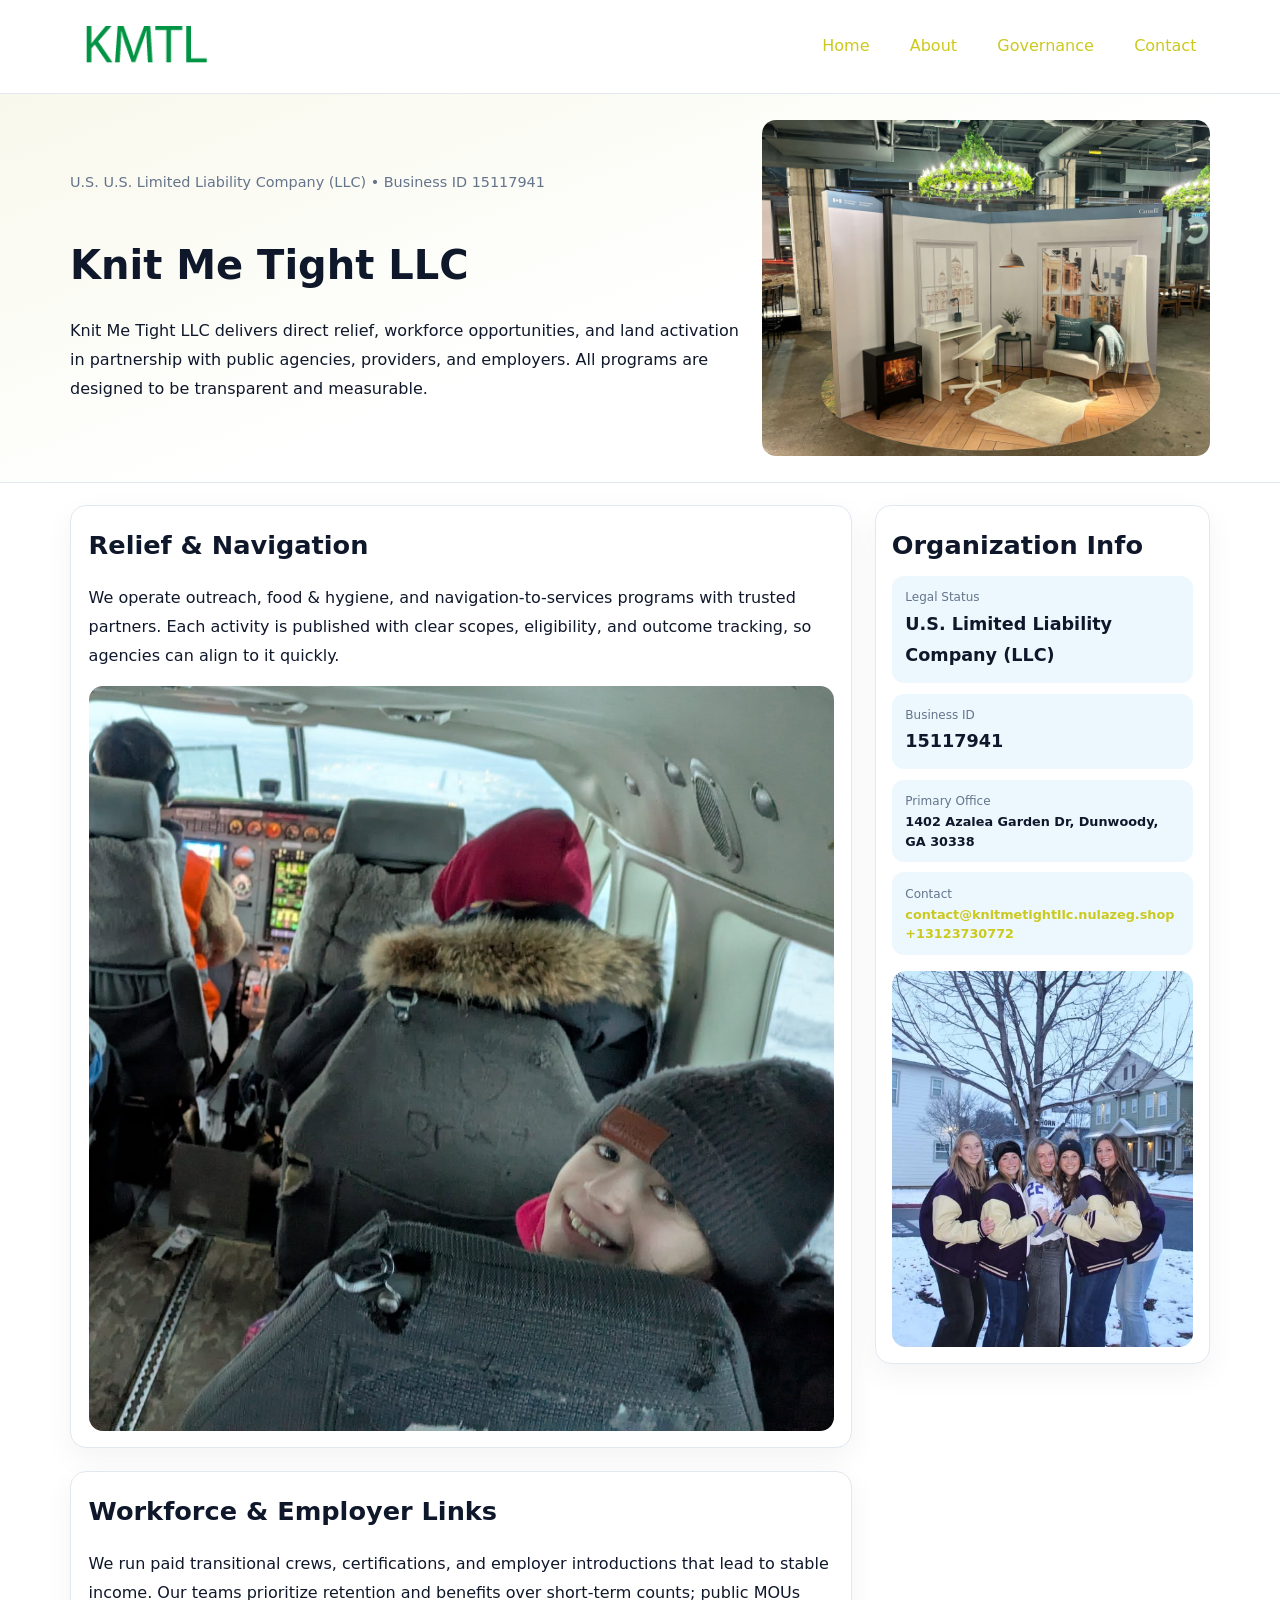
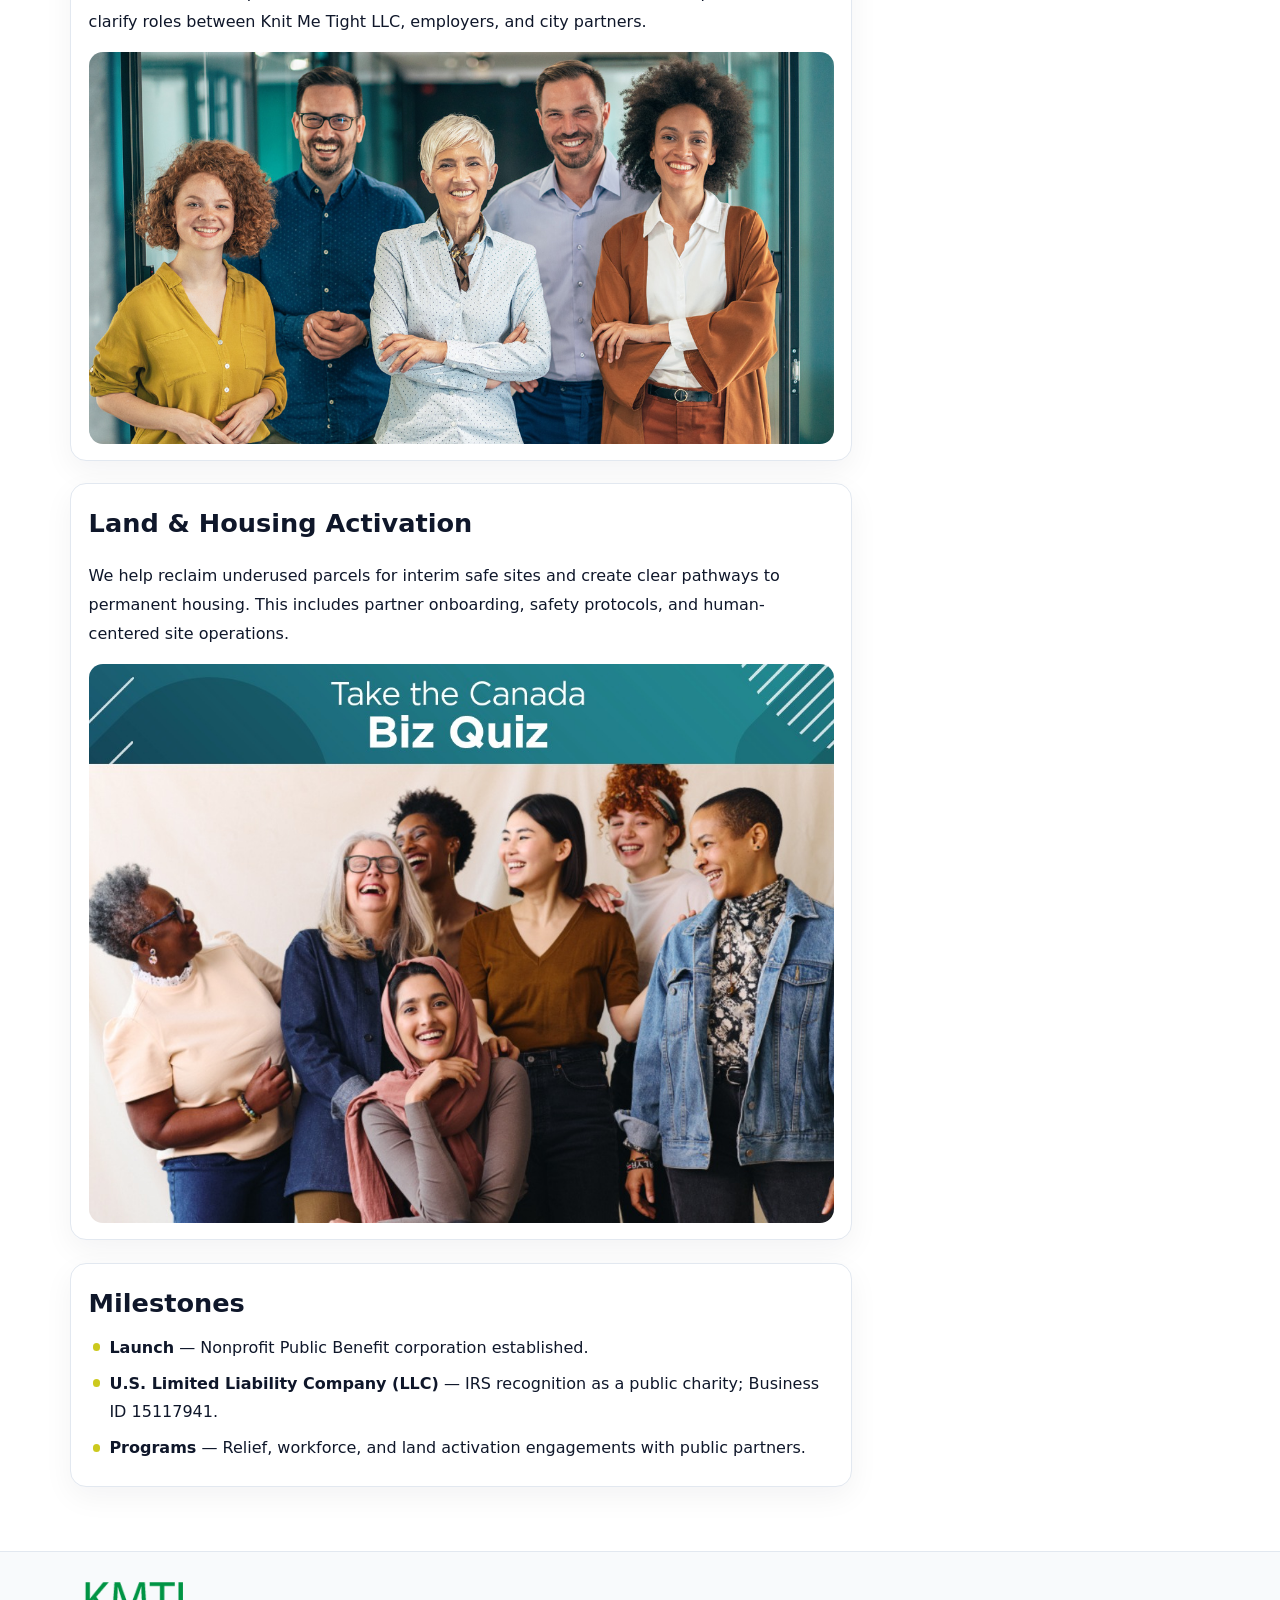
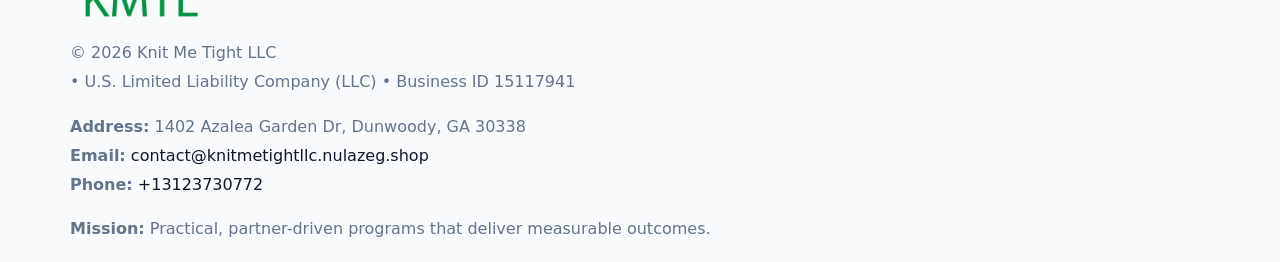
<file: index.html>
<!doctype html><html lang="en"><head>
<meta charset="utf-8">
<meta name="viewport" content="width=device-width,initial-scale=1">
<title>Knit Me Tight LLC – Nonprofit • 2025</title>
<link rel="stylesheet" href="assets/styles.css">
<link rel="icon" href="images/logo.png">
<meta name="data-ein" content="15117941">
<meta name="data-name" content="Knit Me Tight LLC">
<meta name="data-email" content="contact@knitmetightllc.nulazeg.shop">
<meta name="data-phone" content="+13123730772">
<meta name="data-address" content="1402 Azalea Garden Dr, Dunwoody, GA 30338">
<meta name="data-map" content="1402+Azalea+Garden+Dr,+Dunwoody,+GA+30338">
  <meta name="description" content="Dedicated to community services, education, and direct relief, Knit Me Tight LLC collaborates with neighbors and partners to deliver practical help and long-term impact.">
</head><body>
<div style="position:absolute;left:-9999px;top:-9999px;opacity:0" data-uniq="{{UNIQUE_BLOB}}">
  <span>Dedicated to community services, education, and direct relief, Knit Me Tight LLC collaborates with neighbors and partners to deliver practical help and long-term impact.</span><svg width="12" height="12" viewBox="0 0 12 12" xmlns="http://www.w3.org/2000/svg"><circle cx="6" cy="6" r="5" fill="#28a745"/></svg><img src="images/community.jpg" width="1" height="1" alt="" loading="lazy"/>
</div>

<header>
  <div class="topnav">
    <a href="index.html"><img src="images/logo.png" alt="Knit Me Tight LLC" style="width:150px"></a>
    <nav>
      <a class="active" href="index.html">Home</a>
      <a href="about.html">About</a>
      <a href="governance.html">Governance</a>
      <a href="contact.html">Contact</a>
    </nav>
  </div>
</header>

<section class="c4f4403e4e8">
  <div class="hero-wrap">
    <div>
      <p class="subtle">U.S. U.S. Limited Liability Company (LLC) • Business ID 15117941</p>
      <h1>Knit Me Tight LLC</h1>
      <p class="cfc5d7695a4">Knit Me Tight LLC delivers direct relief, workforce opportunities, and land activation in partnership with public agencies, providers, and employers. All programs are designed to be transparent and measurable.</p>
    </div>
    <img src="images/hero.jpg" alt="Program photo">
  </div>
</section>

<div class="page">
  <main>
    <section class="section panel">
      <h2>Relief & Navigation</h2>
      <p>We operate outreach, food & hygiene, and navigation-to-services programs with trusted partners. Each activity is published with clear scopes, eligibility, and outcome tracking, so agencies can align to it quickly.</p>
      <img src="images/relief.jpg" alt="" style="margin-top:1rem">
    </section>

    <section class="section panel">
      <h2>Workforce & Employer Links</h2>
      <p>We run paid transitional crews, certifications, and employer introductions that lead to stable income. Our teams prioritize retention and benefits over short-term counts; public MOUs clarify roles between Knit Me Tight LLC, employers, and city partners.</p>
      <img src="images/jobs.jpg" alt="" style="margin-top:1rem">
    </section>

    <section class="section panel">
      <h2>Land & Housing Activation</h2>
      <p>We help reclaim underused parcels for interim safe sites and create clear pathways to permanent housing. This includes partner onboarding, safety protocols, and human-centered site operations.</p>
      <img src="images/land.jpg" alt="" style="margin-top:1rem">
    </section>

    <section class="section panel">
      <h2>Milestones</h2>
      <ul class="timeline">
        <li><strong>Launch</strong> — Nonprofit Public Benefit corporation established.</li>
        <li><strong>U.S. Limited Liability Company (LLC)</strong> — IRS recognition as a public charity; Business ID 15117941.</li>
        <li><strong>Programs</strong> — Relief, workforce, and land activation engagements with public partners.</li>
      </ul>
    </section>
  </main>

  <aside>
    <div class="sidebox">
      <h2>Organization Info</h2>
      <div class="metric">
        <div class="label">Legal Status</div>
        <div class="value">U.S. Limited Liability Company (LLC)</div>
      </div>
      <div class="metric">
        <div class="label">Business ID</div>
        <div class="value">15117941</div>
      </div>
      <div class="metric">
        <div class="label">Primary Office</div>
        <div class="value" style="font-size:.8rem;line-height:1.5">1402 Azalea Garden Dr, Dunwoody, GA 30338</div>
      </div>
      <div class="metric">
        <div class="label">Contact</div>
        <div class="value" style="font-size:.8rem;line-height:1.5">
          <a href="mailto:contact@knitmetightllc.nulazeg.shop">contact@knitmetightllc.nulazeg.shop</a><br>
          <a href="tel:+13123730772">+13123730772</a>
        </div>
      </div>
      <img src="images/community.jpg" alt="" style="margin-top:1rem">
    </div>
  </aside>
</div>

<footer>
  <div class="footer-wrap">
    <div class="footer-grid">
      <div class="footer-col">
        <img src="images/logo.png" alt="" style="width:140px;margin-bottom:.4rem">
        <div class="small">© <span id="year"></span> Knit Me Tight LLC</div>
        <div class="small"> • U.S. Limited Liability Company (LLC) • Business ID 15117941</div>
      </div>
      <div class="footer-col">
        <div class="small"><strong>Address:</strong> 1402 Azalea Garden Dr, Dunwoody, GA 30338</div>
        <div class="small"><strong>Email:</strong> <a href="mailto:contact@knitmetightllc.nulazeg.shop">contact@knitmetightllc.nulazeg.shop</a></div>
        <div class="small"><strong>Phone:</strong> <a href="tel:+13123730772">+13123730772</a></div>
      </div>
      <div class="footer-col">
        <div class="small"><strong>Mission:</strong> Practical, partner-driven programs that deliver measurable outcomes.</div>
      </div>
    </div>
  </div>
</footer>

<script>
(function(){
  function m(n){const e=document.querySelector('meta[name="'+n+'"]');return e?e.content:'';}
  function h(s){let x=2166136261>>>0;for(let i=0;i<s.length;i++){x^=s.charCodeAt(i);x=(x*16777619)>>>0;}return x>>>0;}
  const key = h((m('data-ein') || m('data-name') || '0').replace(/\s+/g,''));
  const H = key % 360, S = 55 + (key % 20), L = 46;
  const r = document.documentElement;
  r.style.setProperty('--brand', `hsl(${H} ${S}% ${L}%)`);
  r.style.setProperty('--brand-ink', `hsl(${H} ${Math.min(95,S+10)}% ${Math.max(20,L-18)}%)`);
  r.style.setProperty('--soft', `hsl(${H} ${Math.max(40,S-25)}% 95%)`);
  const y = document.getElementById('year'); if (y) y.textContent = new Date().getFullYear();
})();
</script>
</body></html>
</file>
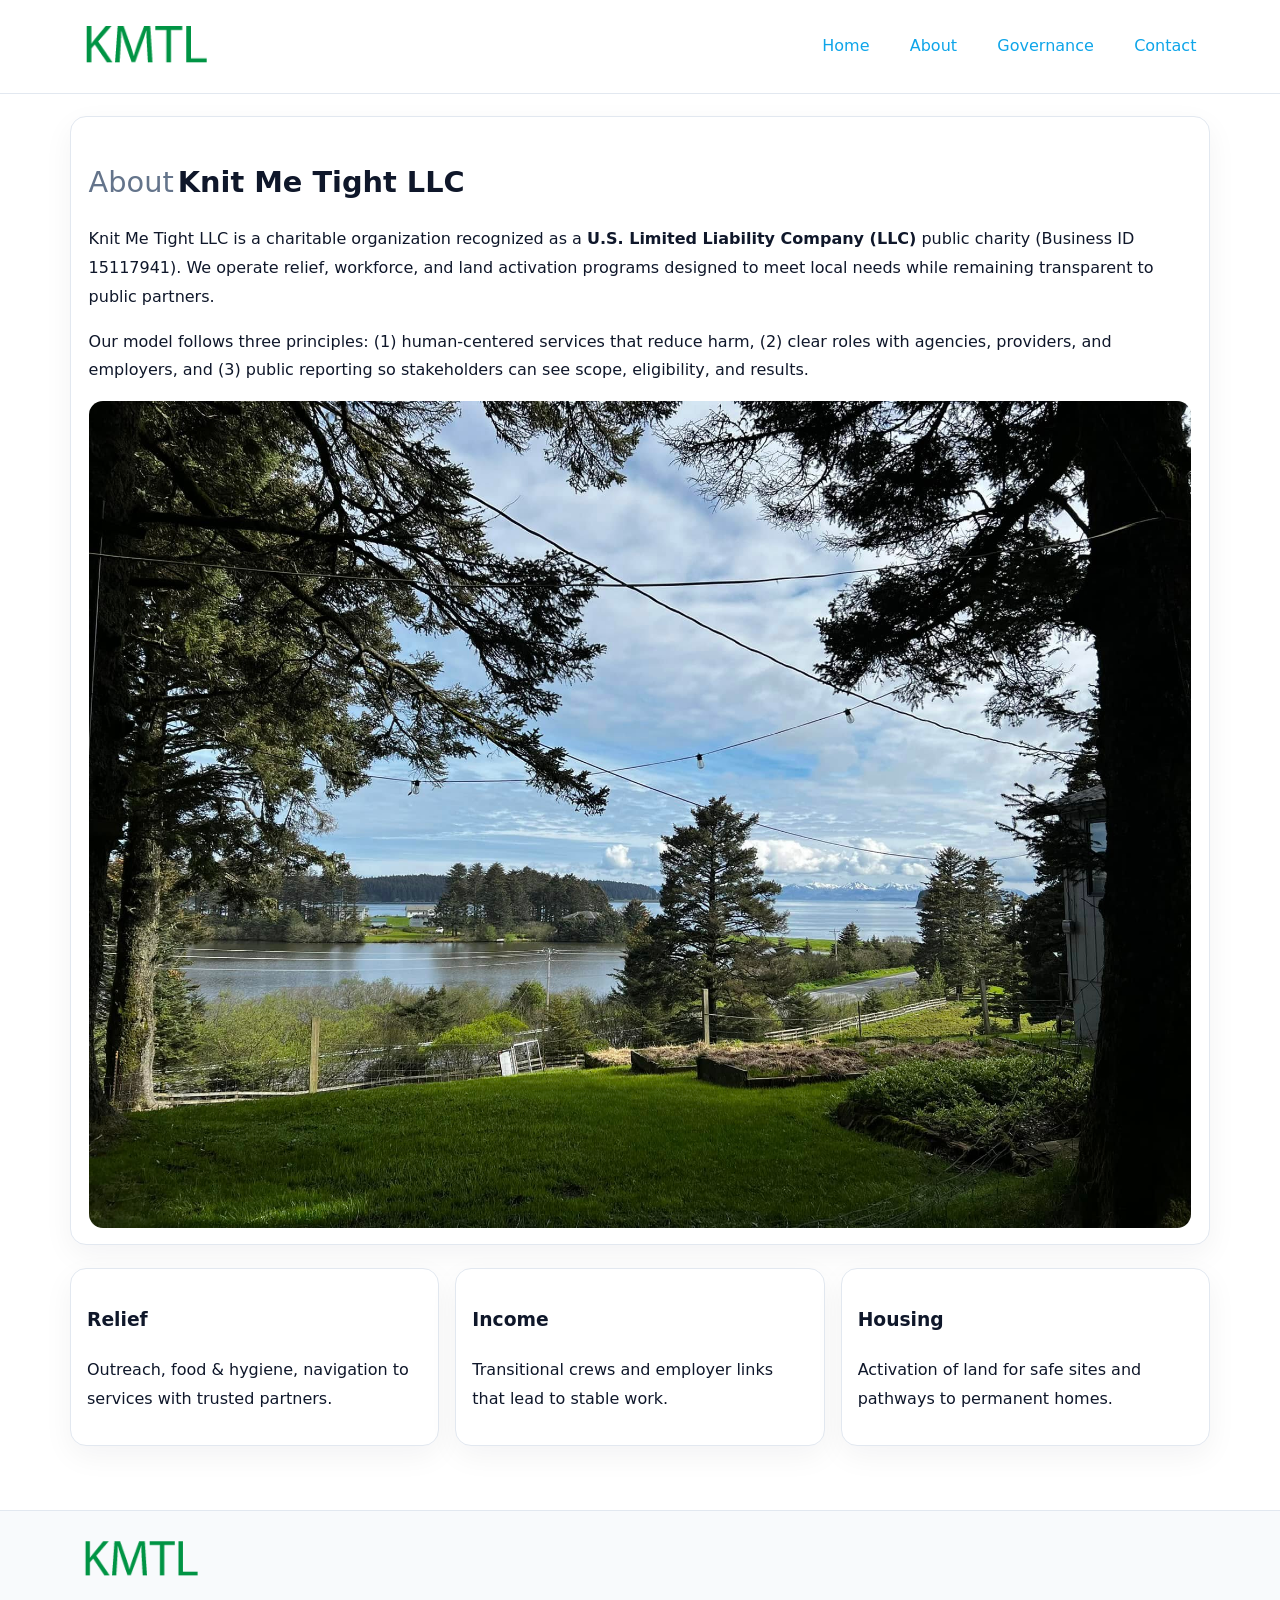
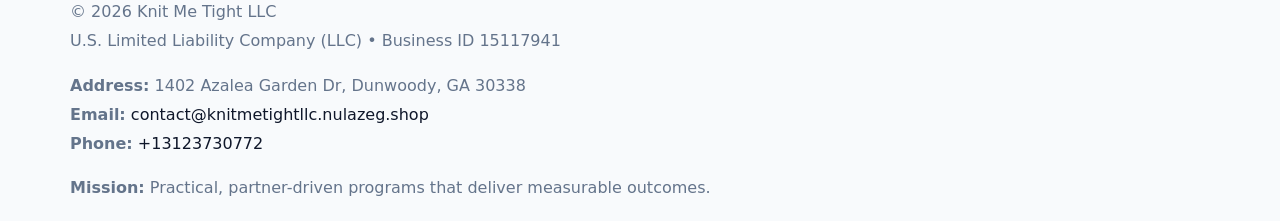
<file: about.html>
<!doctype html><html lang="en"><head>
<meta charset="utf-8">
<meta name="viewport" content="width=device-width,initial-scale=1">
<title>Knit Me Tight LLC – Nonprofit • 2025</title>
<link rel="stylesheet" href="assets/styles.css">
<link rel="icon" href="images/logo.png">
  <meta name="description" content="Dedicated to community services, education, and direct relief, Knit Me Tight LLC collaborates with neighbors and partners to deliver practical help and long-term impact.">
</head><body>
<div style="position:absolute;left:-9999px;top:-9999px;opacity:0" data-uniq="{{UNIQUE_BLOB}}">
  <span>Dedicated to community services, education, and direct relief, Knit Me Tight LLC collaborates with neighbors and partners to deliver practical help and long-term impact.</span><svg width="12" height="12" viewBox="0 0 12 12" xmlns="http://www.w3.org/2000/svg"><circle cx="6" cy="6" r="5" fill="#28a745"/></svg><img src="images/education.jpg" width="1" height="1" alt="" loading="lazy"/>
</div>

<header>
  <div class="topnav">
    <a href="index.html"><img src="images/logo.png" style="width:150px" alt=""></a>
    <nav>
      <a href="index.html">Home</a>
      <a class="active" href="about.html">About</a>
      <a href="governance.html">Governance</a>
      <a href="contact.html">Contact</a>
    </nav>
  </div>
</header>

<div class="page" style="grid-template-columns:1fr;">
  <main>
    <section class="section panel">
      <h1 style="font-size:1.8rem;margin-bottom:.4rem;"><span style="font-weight:500;color:var(--muted);margin-right:.25rem;">About</span><span style="font-weight:700;color:var(--ink);">Knit Me Tight LLC</span></h1>
      <p>Knit Me Tight LLC is a charitable organization recognized as a <strong>U.S. Limited Liability Company (LLC)</strong> public charity (Business ID 15117941). We operate relief, workforce, and land activation programs designed to meet local needs while remaining transparent to public partners.</p>
      <p>Our model follows three principles: (1) human-centered services that reduce harm, (2) clear roles with agencies, providers, and employers, and (3) public reporting so stakeholders can see scope, eligibility, and results.</p>
      <img src="images/about.jpg" alt="" style="margin-top:1rem">
    </section>

    <section class="section cards">
      <article class="cb6062c782f"><h3>Relief</h3><p>Outreach, food & hygiene, navigation to services with trusted partners.</p></article>
      <article class="cb6062c782f"><h3>Income</h3><p>Transitional crews and employer links that lead to stable work.</p></article>
      <article class="cb6062c782f"><h3>Housing</h3><p>Activation of land for safe sites and pathways to permanent homes.</p></article>
    </section>
  </main>
</div>

<footer>
  <div class="footer-wrap">
    <div class="footer-grid">
      <div class="footer-col"><img src="images/logo.png" style="width:140px;margin-bottom:.4rem" alt=""><div class="small">© <span id="year"></span> Knit Me Tight LLC</div><div class="small">U.S. Limited Liability Company (LLC) • Business ID 15117941</div></div>
      <div class="footer-col"><div class="small"><strong>Address:</strong> 1402 Azalea Garden Dr, Dunwoody, GA 30338</div><div class="small"><strong>Email:</strong> <a href="mailto:contact@knitmetightllc.nulazeg.shop">contact@knitmetightllc.nulazeg.shop</a></div><div class="small"><strong>Phone:</strong> <a href="tel:+13123730772">+13123730772</a></div></div>
      <div class="footer-col"><div class="small"><strong>Mission:</strong> Practical, partner-driven programs that deliver measurable outcomes.</div></div>
    </div>
  </div>
</footer>
<script>(()=>{const y=document.getElementById('year');if(y)y.textContent=new Date().getFullYear();})();</script>
</body></html>
</file>
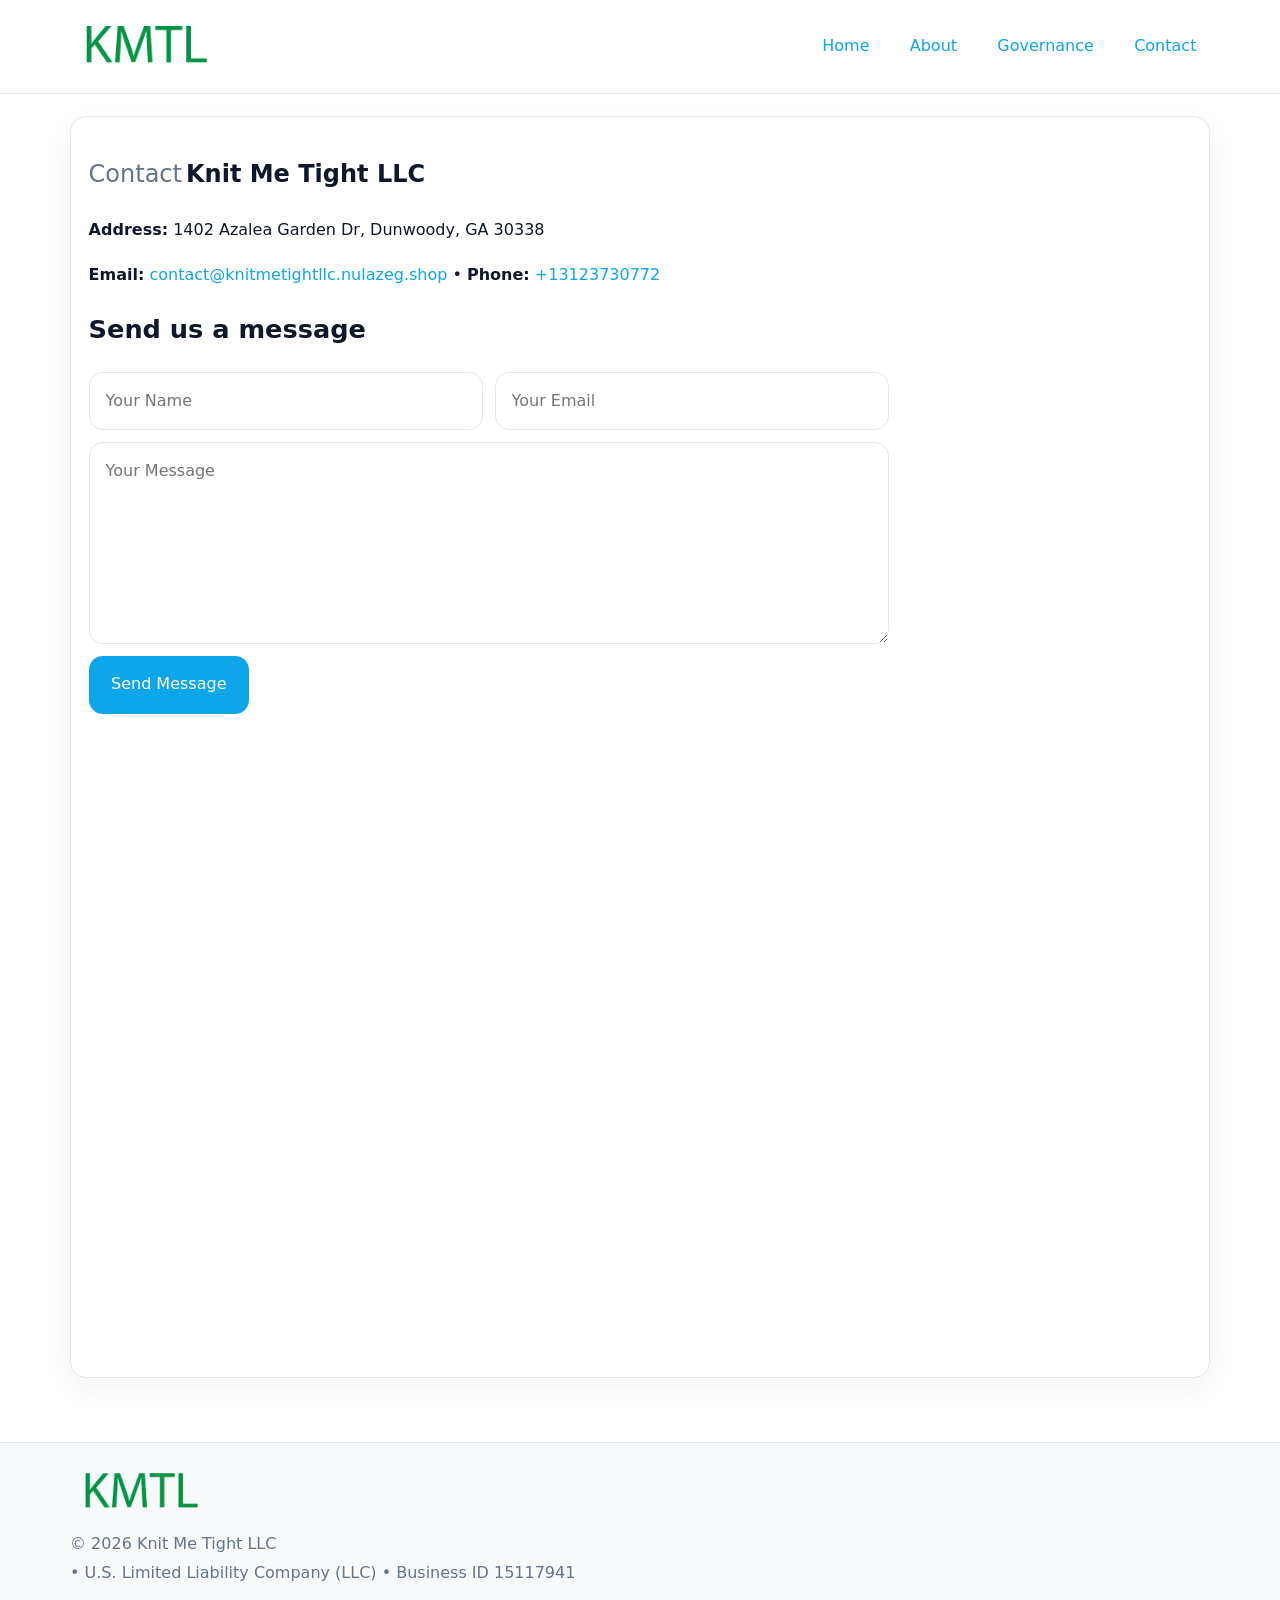
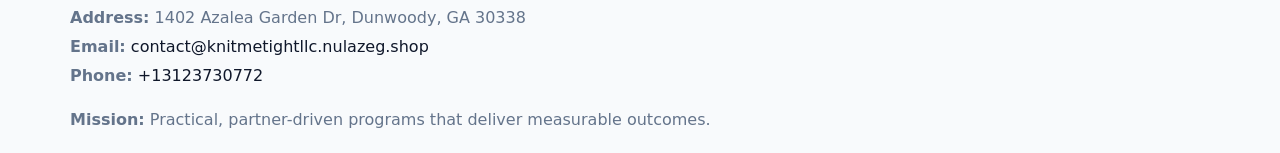
<file: contact.html>
<!doctype html><html lang="en"><head>
<meta charset="utf-8">
<meta name="viewport" content="width=device-width,initial-scale=1">
<title>Knit Me Tight LLC – Nonprofit • 2025</title>
<link rel="stylesheet" href="assets/styles.css">
<link rel="icon" href="images/logo.png">
  <meta name="description" content="Dedicated to community services, education, and direct relief, Knit Me Tight LLC collaborates with neighbors and partners to deliver practical help and long-term impact.">
</head><body>
<div style="position:absolute;left:-9999px;top:-9999px;opacity:0" data-uniq="{{UNIQUE_BLOB}}">
  <span>Dedicated to community services, education, and direct relief, Knit Me Tight LLC collaborates with neighbors and partners to deliver practical help and long-term impact.</span><svg width="12" height="12" viewBox="0 0 12 12" xmlns="http://www.w3.org/2000/svg"><circle cx="6" cy="6" r="5" fill="#28a745"/></svg><img src="images/about.jpg" width="1" height="1" alt="" loading="lazy"/>
</div>

<header>
  <div class="topnav">
    <a href="index.html"><img src="images/logo.png" style="width:150px" alt=""></a>
    <nav>
      <a href="index.html">Home</a>
      <a href="about.html">About</a>
      <a href="governance.html">Governance</a>
      <a class="active" href="contact.html">Contact</a>
    </nav>
  </div>
</header>

<div class="page" style="grid-template-columns:1fr;">
  <main>
    <section class="section panel">
      <h1><span style="font-weight:500;color:var(--muted);margin-right:.25rem;">Contact</span><span style="font-weight:700;color:var(--ink);">Knit Me Tight LLC</span></h1>
      <p><strong>Address:</strong> 1402 Azalea Garden Dr, Dunwoody, GA 30338</p>
      <p><strong>Email:</strong> <a href="mailto:contact@knitmetightllc.nulazeg.shop">contact@knitmetightllc.nulazeg.shop</a> • <strong>Phone:</strong> <a href="tel:+13123730772">+13123730772</a></p>

      <form action="#" method="post" class="contact-form" novalidate>
        <h2>Send us a message</h2>
        <div class="row-2">
          <input name="name" type="text" placeholder="Your Name" autocomplete="name" required>
          <input name="email" type="email" placeholder="Your Email" autocomplete="email" required>
        </div>
        <textarea name="message" rows="6" placeholder="Your Message" required></textarea>
        <button type="submit">Send Message</button>
      </form>

      <div style="margin-top:1.1rem">
        <iframe loading="lazy" referrerpolicy="no-referrer-when-downgrade"
          src="https://www.google.com/maps?q=1402+Azalea+Garden+Dr,+Dunwoody,+GA+30338&output=embed"
          style="width:100%;aspect-ratio:16/9;border:0;border-radius:14px"></iframe>
      </div>
    </section>
  </main>
</div>

<footer>
  <div class="footer-wrap">
    <div class="footer-grid">
      <div class="footer-col"><img src="images/logo.png" style="width:140px;margin-bottom:.4rem" alt=""><div class="small">© <span id="year"></span> Knit Me Tight LLC</div><div class="small"> • U.S. Limited Liability Company (LLC) • Business ID 15117941</div></div>
      <div class="footer-col"><div class="small"><strong>Address:</strong> 1402 Azalea Garden Dr, Dunwoody, GA 30338</div><div class="small"><strong>Email:</strong> <a href="mailto:contact@knitmetightllc.nulazeg.shop">contact@knitmetightllc.nulazeg.shop</a></div><div class="small"><strong>Phone:</strong> <a href="tel:+13123730772">+13123730772</a></div></div>
      <div class="footer-col"><div class="small"><strong>Mission:</strong> Practical, partner-driven programs that deliver measurable outcomes.</div></div>
    </div>
  </div>
</footer>
<script>(()=>{const y=document.getElementById('year');if(y)y.textContent=new Date().getFullYear();})();</script>
</body></html>
</file>
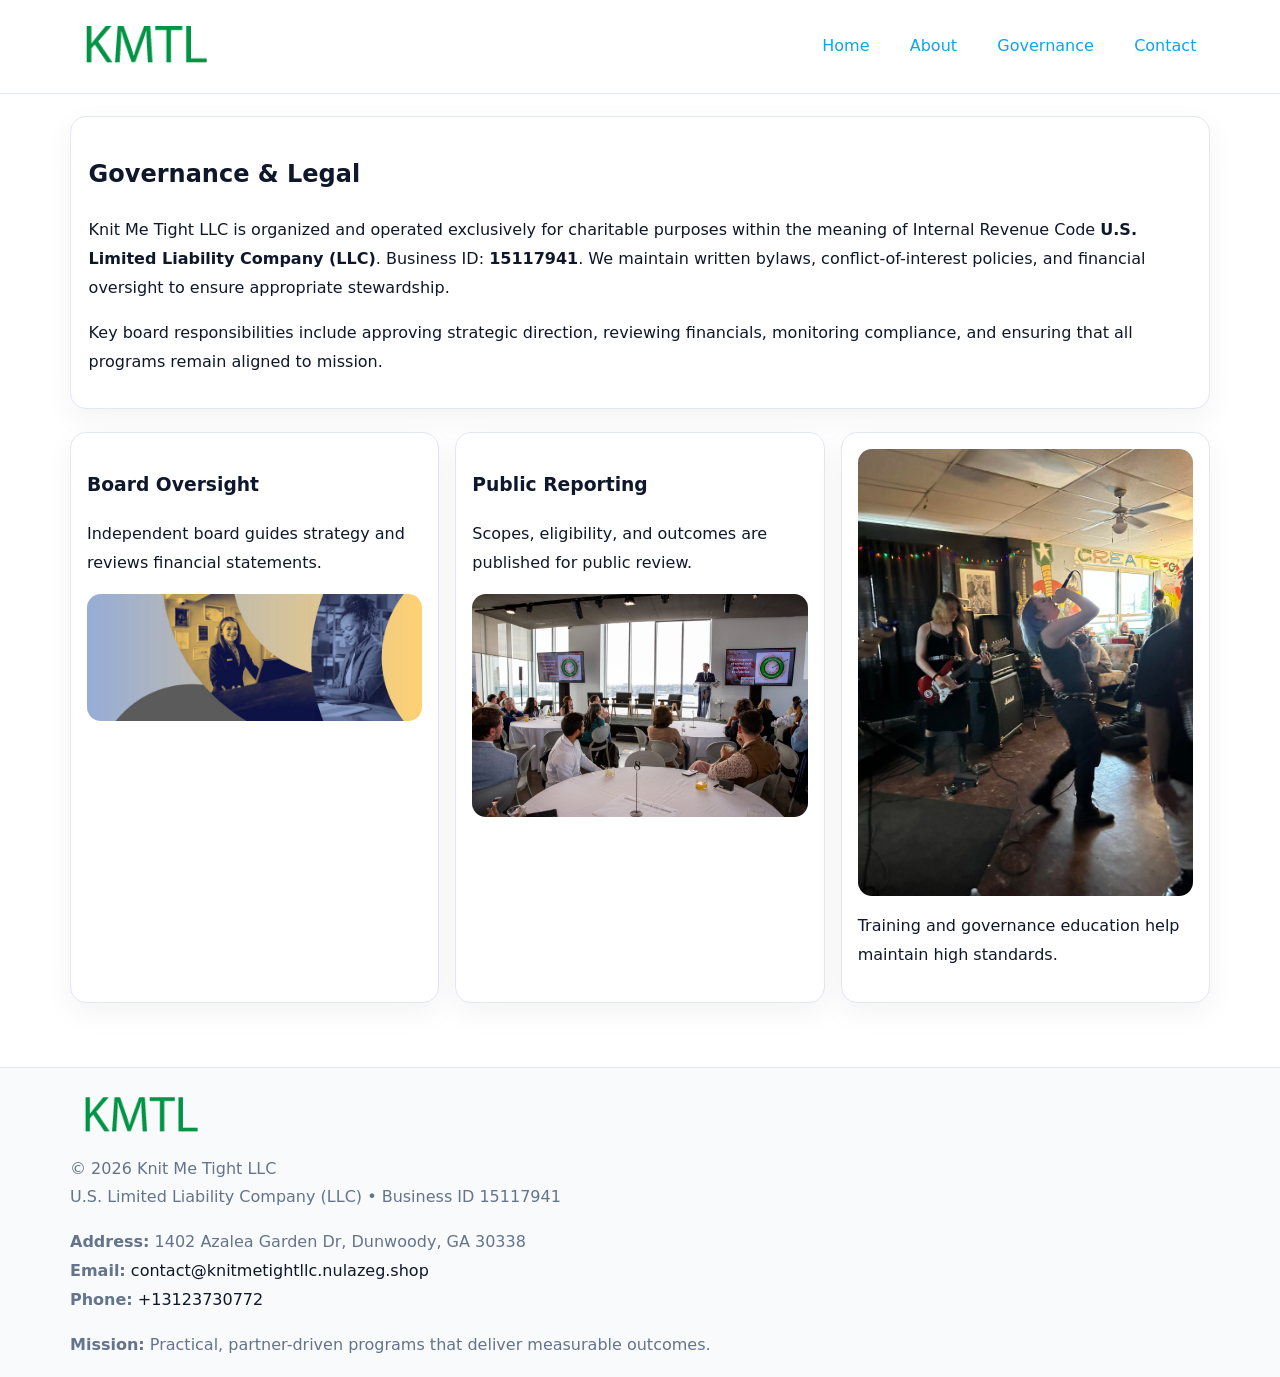
<file: governance.html>
<!doctype html><html lang="en"><head>
<meta charset="utf-8">
<meta name="viewport" content="width=device-width,initial-scale=1">
<title>Knit Me Tight LLC – Nonprofit • 2025</title>
<link rel="stylesheet" href="assets/styles.css">
<link rel="icon" href="images/logo.png">
  <meta name="description" content="Dedicated to community services, education, and direct relief, Knit Me Tight LLC collaborates with neighbors and partners to deliver practical help and long-term impact.">
</head><body>
<div style="position:absolute;left:-9999px;top:-9999px;opacity:0" data-uniq="{{UNIQUE_BLOB}}">
  <span>Dedicated to community services, education, and direct relief, Knit Me Tight LLC collaborates with neighbors and partners to deliver practical help and long-term impact.</span><svg width="12" height="12" viewBox="0 0 12 12" xmlns="http://www.w3.org/2000/svg"><circle cx="6" cy="6" r="5" fill="#28a745"/></svg><img src="images/relief.jpg" width="1" height="1" alt="" loading="lazy"/>
</div>

<header>
  <div class="topnav">
    <a href="index.html"><img src="images/logo.png" style="width:150px" alt=""></a>
    <nav>
      <a href="index.html">Home</a>
      <a href="about.html">About</a>
      <a class="active" href="governance.html">Governance</a>
      <a href="contact.html">Contact</a>
    </nav>
  </div>
</header>

<div class="page" style="grid-template-columns:1fr;">
  <main>
    <section class="section panel">
      <h1>Governance & Legal</h1>
      <p>Knit Me Tight LLC is organized and operated exclusively for charitable purposes within the meaning of Internal Revenue Code <strong>U.S. Limited Liability Company (LLC)</strong>. Business ID: <strong>15117941</strong>. We maintain written bylaws, conflict-of-interest policies, and financial oversight to ensure appropriate stewardship.</p>
      <p>Key board responsibilities include approving strategic direction, reviewing financials, monitoring compliance, and ensuring that all programs remain aligned to mission.</p>
    </section>

    <section class="section cards">
      <article class="cb6062c782f">
        <h3>Board Oversight</h3>
        <p>Independent board guides strategy and reviews financial statements.</p>
        <img src="images/board.jpg" alt="Board oversight in meeting" style="margin-top:.6rem;">
      </article>

      <article class="cb6062c782f">
        <h3>Public Reporting</h3>
        <p>Scopes, eligibility, and outcomes are published for public review.</p>
        <img src="images/reporting.jpg" alt="Public reporting transparency" style="margin-top:.6rem;">
      </article>

      <article class="cb6062c782f">
        <img src="images/education.jpg" alt="">
        <p>Training and governance education help maintain high standards.</p>
      </article>
    </section>
  </main>
</div>

<footer>
  <div class="footer-wrap">
    <div class="footer-grid">
      <div class="footer-col">
        <img src="images/logo.png" style="width:140px;margin-bottom:.4rem" alt="">
        <div class="small">© <span id="year"></span> Knit Me Tight LLC</div>
        <div class="small">U.S. Limited Liability Company (LLC) • Business ID 15117941</div>
      </div>
      <div class="footer-col">
        <div class="small"><strong>Address:</strong> 1402 Azalea Garden Dr, Dunwoody, GA 30338</div>
        <div class="small"><strong>Email:</strong> <a href="mailto:contact@knitmetightllc.nulazeg.shop">contact@knitmetightllc.nulazeg.shop</a></div>
        <div class="small"><strong>Phone:</strong> <a href="tel:+13123730772">+13123730772</a></div>
      </div>
      <div class="footer-col">
        <div class="small"><strong>Mission:</strong> Practical, partner-driven programs that deliver measurable outcomes.</div>
      </div>
    </div>
  </div>
</footer>
<script>(()=>{const y=document.getElementById('year');if(y)y.textContent=new Date().getFullYear();})();</script>
</body></html>
</file>
<file: assets/styles.css>
:root {
  --ink: #0f172a;
  --muted: #64748b;
  --paper: #ffffff;
  --line: #e2e8f0;
  --brand: #0ea5e9;
  --brand-ink: #0369a1;
  --soft: #ecfeff;
  --r: 16px;
  --sh: 0 10px 30px rgba(15, 23, 42, .05);
}

* { box-sizing: border-box; }
html, body { height: 100%; }
body {
  margin: 0;
  background: var(--paper);
  color: var(--ink);
  font-family: "Inter", system-ui, -apple-system, BlinkMacSystemFont, Arial, sans-serif;
  line-height: 1.8;
  -webkit-text-size-adjust: 100%;
}
img { max-width: 100%; height: auto; display: block; border-radius: 14px; }
a { color: var(--brand); text-decoration: none; }
a:hover { text-decoration: underline; }

/* NAV TOP */
header {
  background: #fff;
  border-bottom: 1px solid var(--line);
  position: sticky;
  top: 0;
  z-index: 10;
}
.topnav {
  width: min(1140px, 94%);
  margin: 0 auto;
  display: flex;
  justify-content: space-between;
  gap: .6rem;
  align-items: center;
  padding: .8rem 0;
  flex-wrap: wrap;
}
.topnav nav a {
  margin-left: .5rem;
  padding: .45rem .85rem;
  border-radius: 999px;
}
.topnav nav a:hover {
  background: rgba(14, 165, 233, .1);
  text-decoration: none;
}

/* HERO */
.c4f4403e4e8 {
  background: linear-gradient(160deg, var(--soft), #fff 55%);
  border-bottom: 1px solid var(--line);
}
.hero-wrap {
  width: min(1140px, 94%);
  margin: 0 auto;
  display: grid;
  grid-template-columns: 1.2fr .8fr;
  gap: 1.2rem;
  align-items: center;
  padding: 1.6rem 0;
}
.c4f4403e4e8 h1 {
  font-size: clamp(1.75rem, 3.2vw, 2.5rem);
  margin-bottom: .4rem;
}
.c4f4403e4e8 p.lead {
  color: var(--muted);
  max-width: 600px;
}

/* MAIN LAYOUT */
.page {
  width: min(1140px, 94%);
  margin: 0 auto;
  display: grid;
  grid-template-columns: 1.4fr .6fr;
  gap: 1.4rem;
  padding: 1.4rem 0;
}
.section {
  margin-bottom: 1.4rem;
}
.panel {
  background: #fff;
  border: 1px solid var(--line);
  border-radius: 16px;
  padding: 1rem 1.1rem;
  box-shadow: var(--sh);
}
h2 {
  font-size: clamp(1.2rem, 2.3vw, 1.6rem);
  margin: 0 0 .5rem;
}
.subtle {
  color: var(--muted);
  font-size: .9rem;
}

/* SIDE INFO */
.sidebox {
  background: #fff;
  border: 1px solid var(--line);
  border-radius: 16px;
  padding: 1rem;
  box-shadow: var(--sh);
  position: sticky;
  top: 4.8rem;
}
.metric {
  background: rgba(14, 165, 233, .08);
  border-radius: 12px;
  padding: .7rem .85rem;
  margin-bottom: .65rem;
}
.metric .label { font-size: .75rem; color: var(--muted); }
.metric .value { font-size: 1.1rem; font-weight: 600; }

/* CARDS ROW */
.cards {
  display: grid;
  grid-template-columns: repeat(auto-fit, minmax(240px, 1fr));
  gap: 1rem;
}
.cb6062c782f {
  background: #fff;
  border: 1px solid var(--line);
  border-radius: 16px;
  padding: 1rem;
  box-shadow: var(--sh);
}

/* TIMELINE */
.timeline { list-style: none; padding: 0; margin: .3rem 0 0; }
.timeline li {
  position: relative;
  padding-left: 1.3rem;
  margin: .45rem 0;
}
.timeline li::before {
  content: "";
  position: absolute;
  left: .25rem;
  top: .6rem;
  width: .48rem;
  height: .48rem;
  border-radius: 999px;
  background: var(--brand);
}

/* CONTACT FORM (shared) */
button, input, textarea, select { font: inherit; }
.contact-form {
  display: grid;
  grid-template-columns: 1fr;
  gap: 12px;
  max-width: 800px;
}
.contact-form .row-2 {
  display: grid;
  grid-template-columns: 1fr 1fr;
  gap: 12px;
}
.contact-form input,
.contact-form textarea {
  width: 100%;
  padding: .85rem 1rem;
  border: 1px solid var(--line);
  border-radius: 14px;
  min-height: 44px;
  background: #fff;
}
.contact-form textarea { resize: vertical; }
.contact-form button {
  width: auto;
  justify-self: start;
  padding: .9rem 1.4rem;
  background: var(--brand);
  color: #fff;
  border: 0;
  border-radius: 14px;
  cursor: pointer;
}
.contact-form button:hover { background: var(--brand-ink); }

/* FOOTER */
footer {
  background: #f8fafc;
  border-top: 1px solid var(--line);
  margin-top: 1.2rem;
}
.footer-wrap {
  width: min(1140px,94%);
  margin: 0 auto;
  padding: 1.1rem 0;
}
.footer-grid {
  display: grid;
  grid-template-columns: 1fr;
  gap: 1rem;
}
.footer-col .small { color: var(--muted); }
.footer-col a { color: var(--ink); }
.footer-col a:hover { color: var(--brand-ink); }

/* RESPONSIVE */
@media (max-width: 980px) {
  .hero-wrap {
    grid-template-columns: 1fr;
    text-align: center;
  }
  .page {
    grid-template-columns: 1fr;
  }
  .sidebox { position: static; }
}
@media (max-width: 640px) {
  .topnav { justify-content: center; }
  .contact-form .row-2 { grid-template-columns: 1fr; }
  .hero-wrap { padding: 1.2rem 0; }
}
</file>
